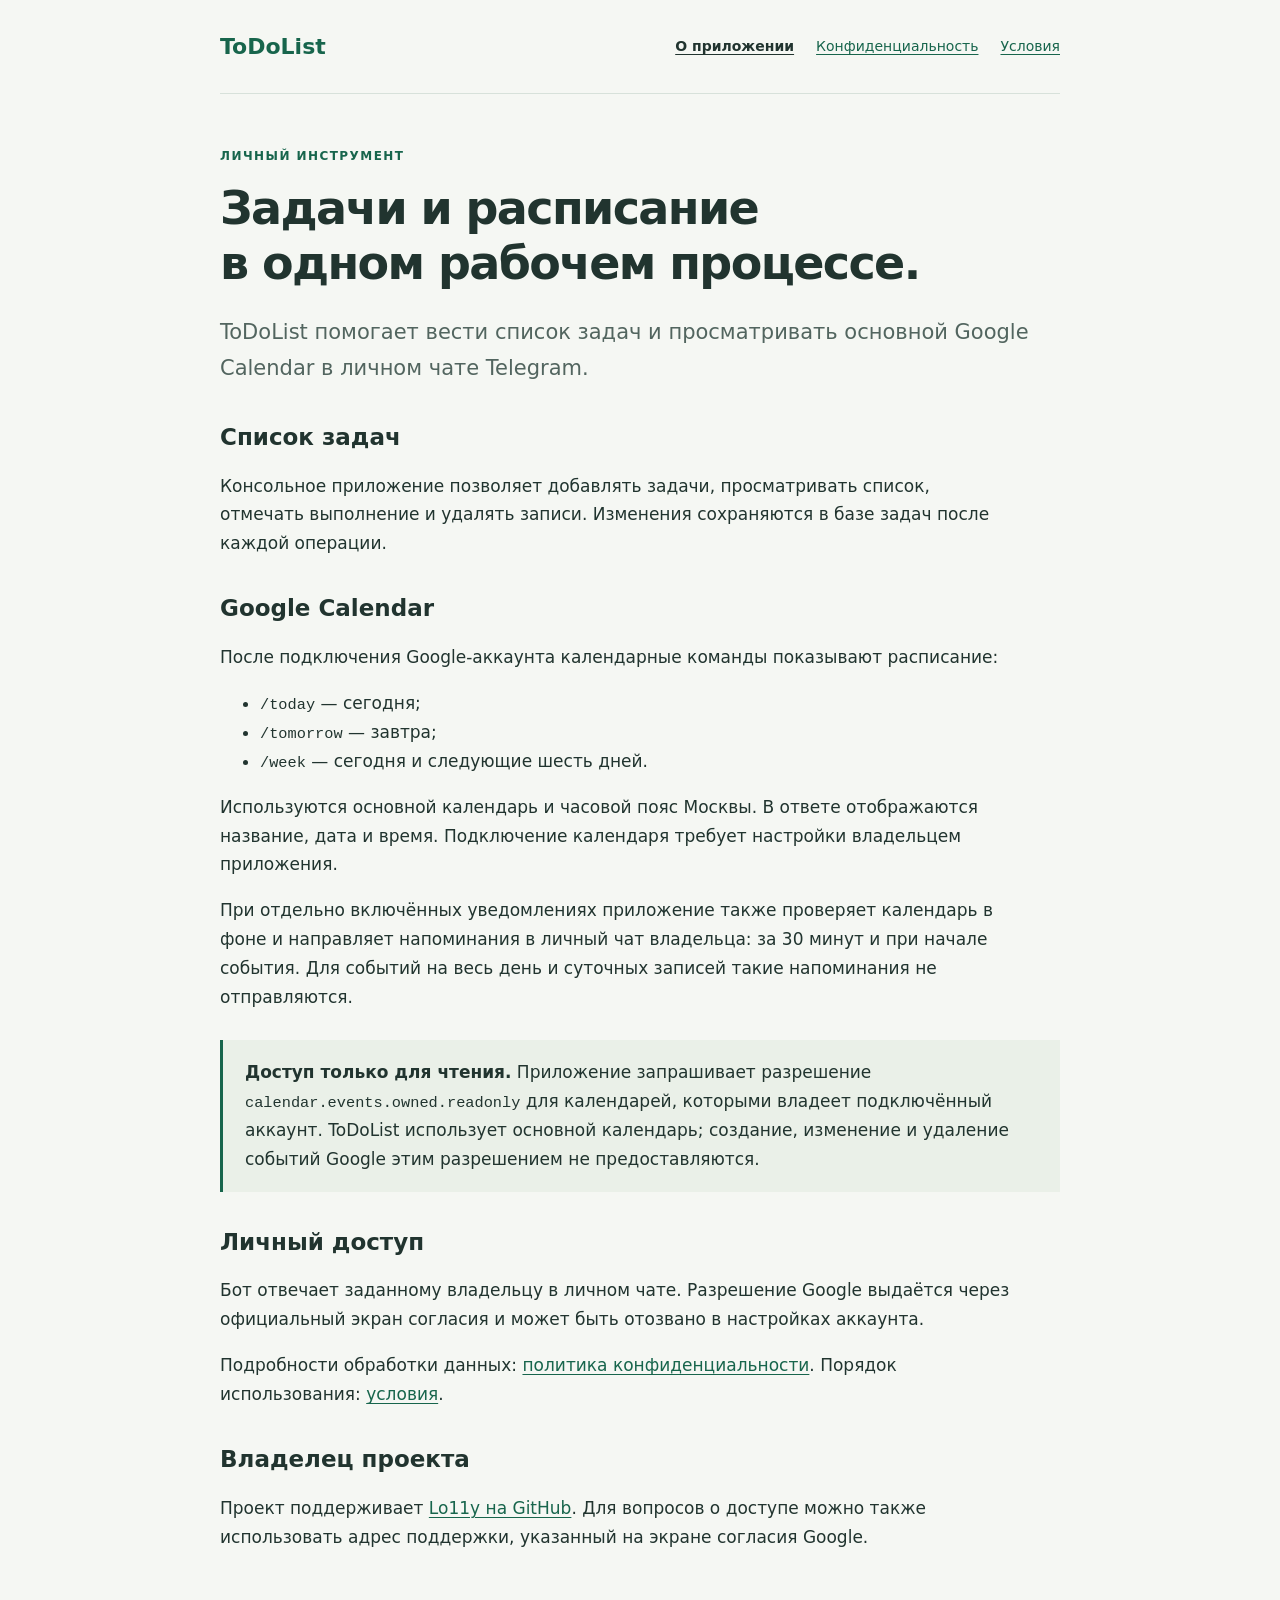
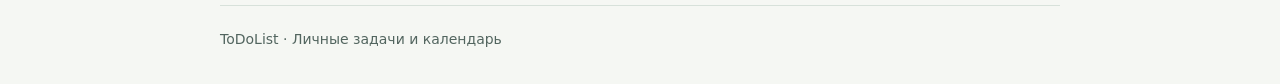
<file: index.html>
<!doctype html>
<html lang="ru">
<head>
  <meta charset="utf-8">
  <meta name="viewport" content="width=device-width, initial-scale=1">
  <meta name="description" content="ToDoList — личный список задач и чтение основного Google Calendar через Telegram.">
  <title>ToDoList — задачи и календарь</title>
  <link rel="stylesheet" href="style.css">
</head>
<body>
  <a class="skip" href="#main">К содержимому</a>
  <header><a class="brand" href="index.html">ToDoList</a><nav aria-label="Страницы"><a href="index.html" aria-current="page">О приложении</a><a href="privacy.html">Конфиденциальность</a><a href="terms.html">Условия</a></nav></header>
  <main id="main">
    <div class="eyebrow">Личный инструмент</div>
    <h1>Задачи и расписание<br>в одном рабочем процессе.</h1>
    <p class="intro">ToDoList помогает вести список задач и просматривать основной Google Calendar в личном чате Telegram.</p>
    <section aria-labelledby="tasks"><h2 id="tasks">Список задач</h2><p>Консольное приложение позволяет добавлять задачи, просматривать список, отмечать выполнение и удалять записи. Изменения сохраняются в базе задач после каждой операции.</p></section>
    <section aria-labelledby="calendar"><h2 id="calendar">Google Calendar</h2><p>После подключения Google-аккаунта календарные команды показывают расписание:</p><ul><li><code>/today</code> — сегодня;</li><li><code>/tomorrow</code> — завтра;</li><li><code>/week</code> — сегодня и следующие шесть дней.</li></ul><p>Используются основной календарь и часовой пояс Москвы. В ответе отображаются название, дата и время. Подключение календаря требует настройки владельцем приложения.</p><p>При отдельно включённых уведомлениях приложение также проверяет календарь в фоне и направляет напоминания в личный чат владельца: за 30 минут и при начале события. Для событий на весь день и суточных записей такие напоминания не отправляются.</p></section>
    <aside class="note"><p><strong>Доступ только для чтения.</strong> Приложение запрашивает разрешение <code>calendar.events.owned.readonly</code> для календарей, которыми владеет подключённый аккаунт. ToDoList использует основной календарь; создание, изменение и удаление событий Google этим разрешением не предоставляются.</p></aside>
    <section aria-labelledby="access"><h2 id="access">Личный доступ</h2><p>Бот отвечает заданному владельцу в личном чате. Разрешение Google выдаётся через официальный экран согласия и может быть отозвано в настройках аккаунта.</p><p>Подробности обработки данных: <a href="privacy.html">политика конфиденциальности</a>. Порядок использования: <a href="terms.html">условия</a>.</p></section>
    <section aria-labelledby="contact"><h2 id="contact">Владелец проекта</h2><p>Проект поддерживает <a href="https://github.com/Lo11y">Lo11y на GitHub</a>. Для вопросов о доступе можно также использовать адрес поддержки, указанный на экране согласия Google.</p></section>
  </main>
  <footer><p>ToDoList · Личные задачи и календарь</p></footer>
</body>
</html>
</file>
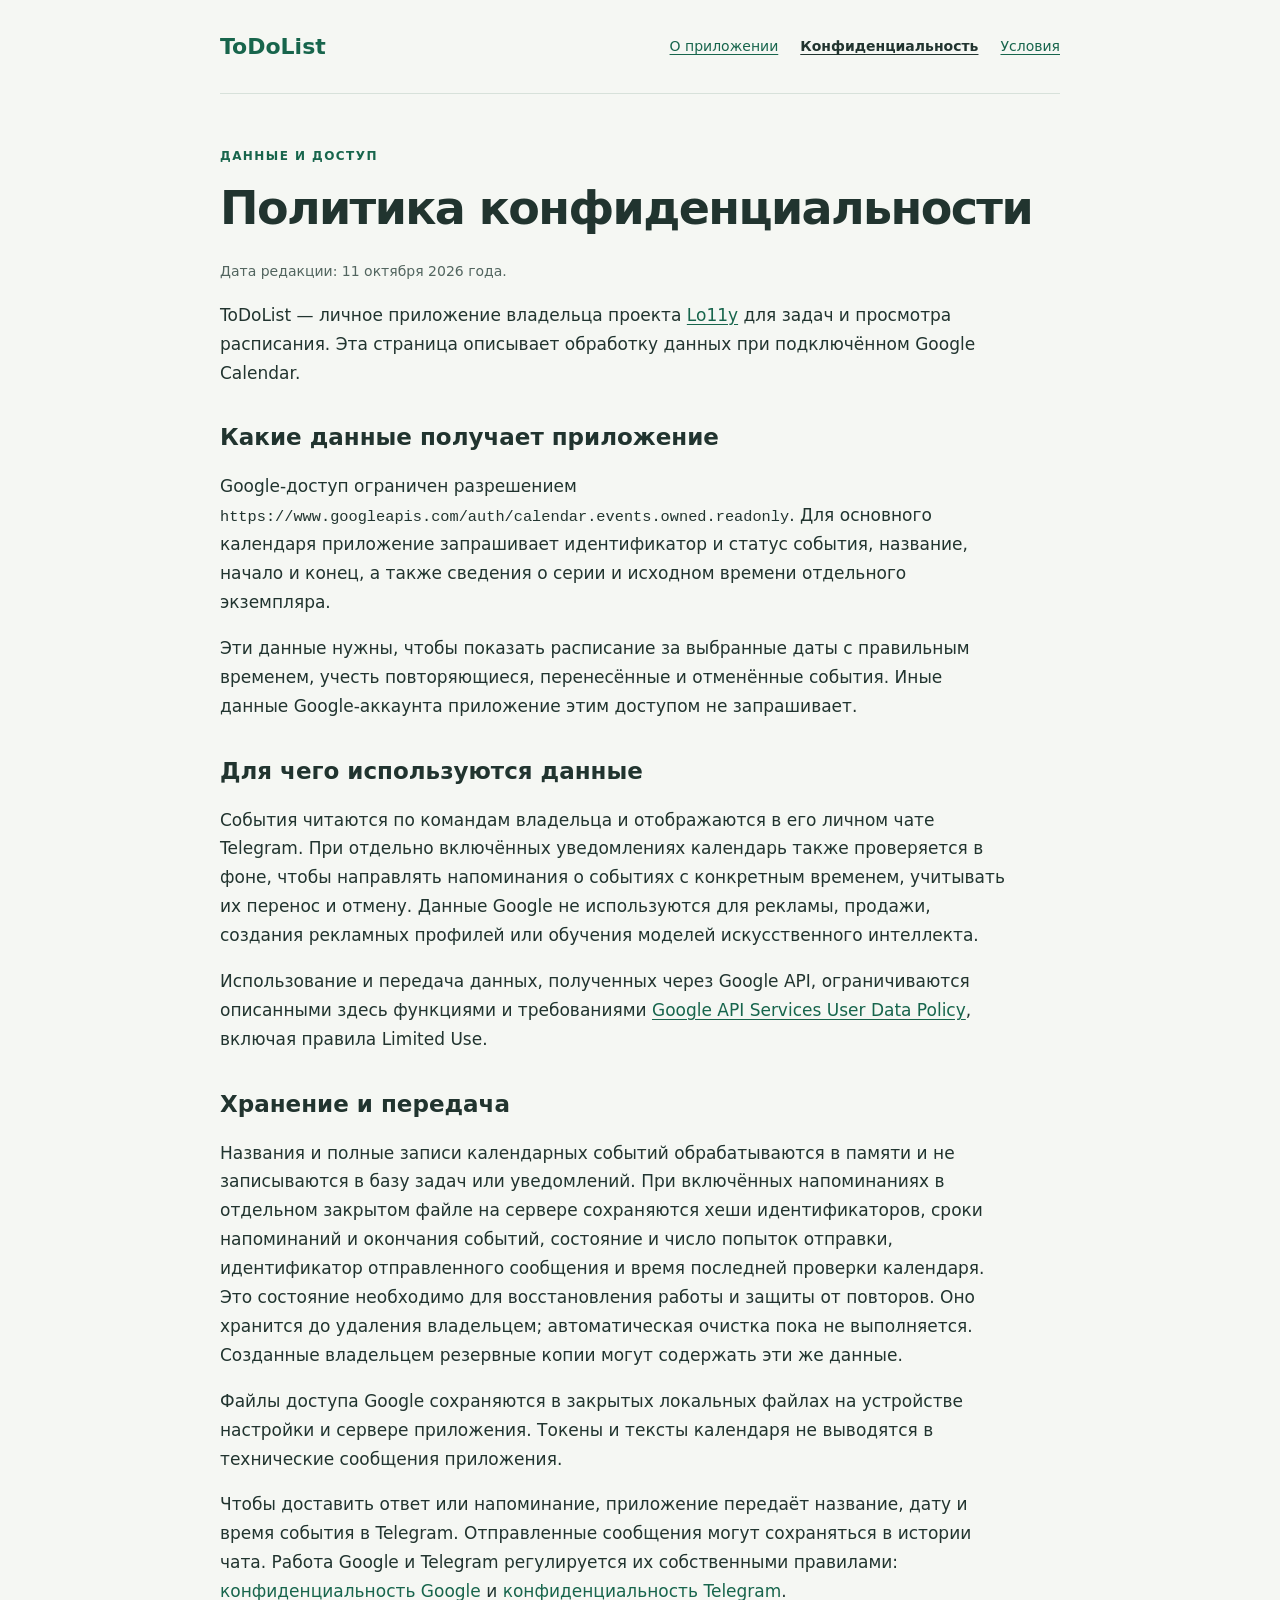
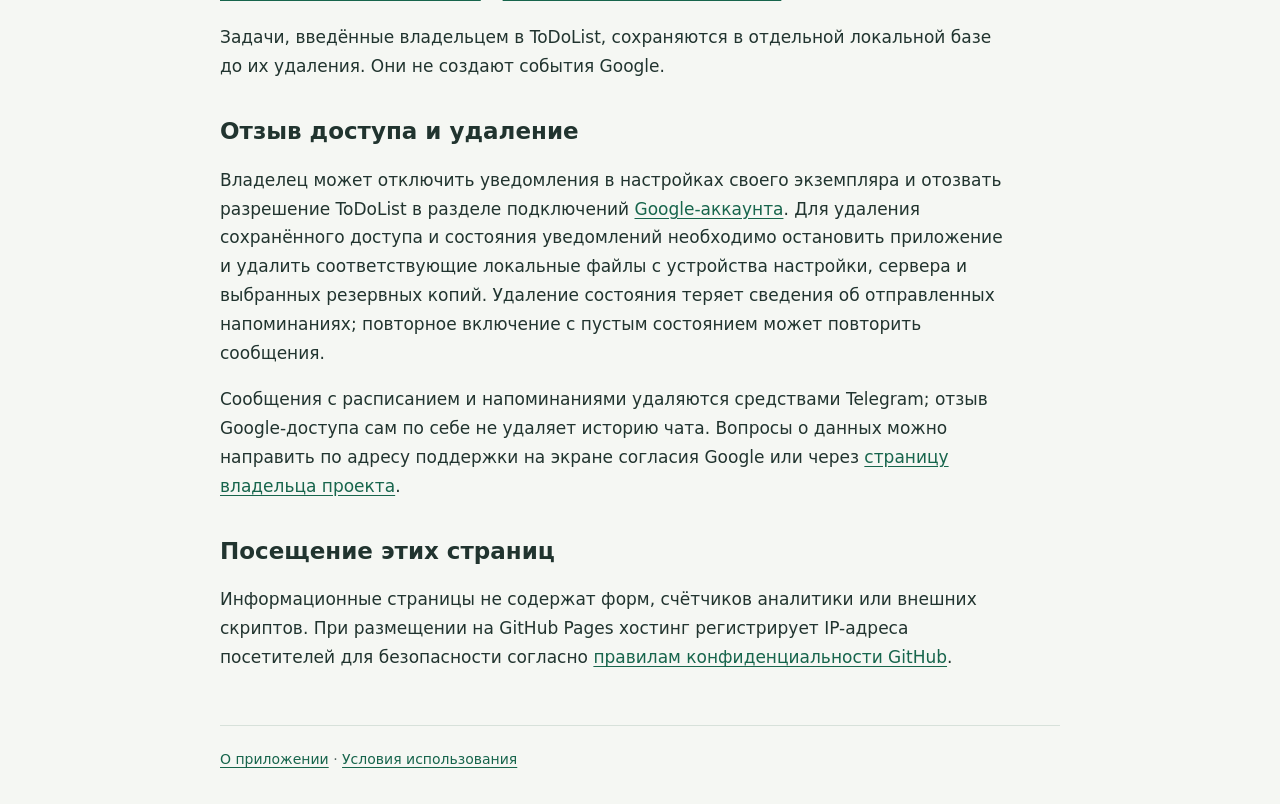
<file: privacy.html>
<!doctype html>
<html lang="ru">
<head>
  <meta charset="utf-8">
  <meta name="viewport" content="width=device-width, initial-scale=1">
  <title>Конфиденциальность — ToDoList</title>
  <link rel="stylesheet" href="style.css">
</head>
<body>
  <a class="skip" href="#main">К содержимому</a>
  <header><a class="brand" href="index.html">ToDoList</a><nav aria-label="Страницы"><a href="index.html">О приложении</a><a href="privacy.html" aria-current="page">Конфиденциальность</a><a href="terms.html">Условия</a></nav></header>
  <main id="main">
    <div class="eyebrow">Данные и доступ</div><h1>Политика конфиденциальности</h1><p class="date">Дата редакции: 11 октября 2026 года.</p>
    <p>ToDoList — личное приложение владельца проекта <a href="https://github.com/Lo11y">Lo11y</a> для задач и просмотра расписания. Эта страница описывает обработку данных при подключённом Google Calendar.</p>
    <h2>Какие данные получает приложение</h2><p>Google-доступ ограничен разрешением <code>https://www.googleapis.com/auth/calendar.events.owned.readonly</code>. Для основного календаря приложение запрашивает идентификатор и статус события, название, начало и конец, а также сведения о серии и исходном времени отдельного экземпляра.</p><p>Эти данные нужны, чтобы показать расписание за выбранные даты с правильным временем, учесть повторяющиеся, перенесённые и отменённые события. Иные данные Google-аккаунта приложение этим доступом не запрашивает.</p>
    <h2>Для чего используются данные</h2><p>События читаются по командам владельца и отображаются в его личном чате Telegram. При отдельно включённых уведомлениях календарь также проверяется в фоне, чтобы направлять напоминания о событиях с конкретным временем, учитывать их перенос и отмену. Данные Google не используются для рекламы, продажи, создания рекламных профилей или обучения моделей искусственного интеллекта.</p><p>Использование и передача данных, полученных через Google API, ограничиваются описанными здесь функциями и требованиями <a href="https://developers.google.com/terms/api-services-user-data-policy">Google API Services User Data Policy</a>, включая правила Limited Use.</p>
    <h2>Хранение и передача</h2><p>Названия и полные записи календарных событий обрабатываются в памяти и не записываются в базу задач или уведомлений. При включённых напоминаниях в отдельном закрытом файле на сервере сохраняются хеши идентификаторов, сроки напоминаний и окончания событий, состояние и число попыток отправки, идентификатор отправленного сообщения и время последней проверки календаря. Это состояние необходимо для восстановления работы и защиты от повторов. Оно хранится до удаления владельцем; автоматическая очистка пока не выполняется. Созданные владельцем резервные копии могут содержать эти же данные.</p><p>Файлы доступа Google сохраняются в закрытых локальных файлах на устройстве настройки и сервере приложения. Токены и тексты календаря не выводятся в технические сообщения приложения.</p><p>Чтобы доставить ответ или напоминание, приложение передаёт название, дату и время события в Telegram. Отправленные сообщения могут сохраняться в истории чата. Работа Google и Telegram регулируется их собственными правилами: <a href="https://policies.google.com/privacy">конфиденциальность Google</a> и <a href="https://telegram.org/privacy">конфиденциальность Telegram</a>.</p><p>Задачи, введённые владельцем в ToDoList, сохраняются в отдельной локальной базе до их удаления. Они не создают события Google.</p>
    <h2>Отзыв доступа и удаление</h2><p>Владелец может отключить уведомления в настройках своего экземпляра и отозвать разрешение ToDoList в разделе подключений <a href="https://myaccount.google.com/connections">Google-аккаунта</a>. Для удаления сохранённого доступа и состояния уведомлений необходимо остановить приложение и удалить соответствующие локальные файлы с устройства настройки, сервера и выбранных резервных копий. Удаление состояния теряет сведения об отправленных напоминаниях; повторное включение с пустым состоянием может повторить сообщения.</p><p>Сообщения с расписанием и напоминаниями удаляются средствами Telegram; отзыв Google-доступа сам по себе не удаляет историю чата. Вопросы о данных можно направить по адресу поддержки на экране согласия Google или через <a href="https://github.com/Lo11y">страницу владельца проекта</a>.</p>
    <h2>Посещение этих страниц</h2><p>Информационные страницы не содержат форм, счётчиков аналитики или внешних скриптов. При размещении на GitHub Pages хостинг регистрирует IP-адреса посетителей для безопасности согласно <a href="https://docs.github.com/en/site-policy/privacy-policies/github-general-privacy-statement">правилам конфиденциальности GitHub</a>.</p>
  </main>
  <footer><p><a href="index.html">О приложении</a> · <a href="terms.html">Условия использования</a></p></footer>
</body>
</html>
</file>
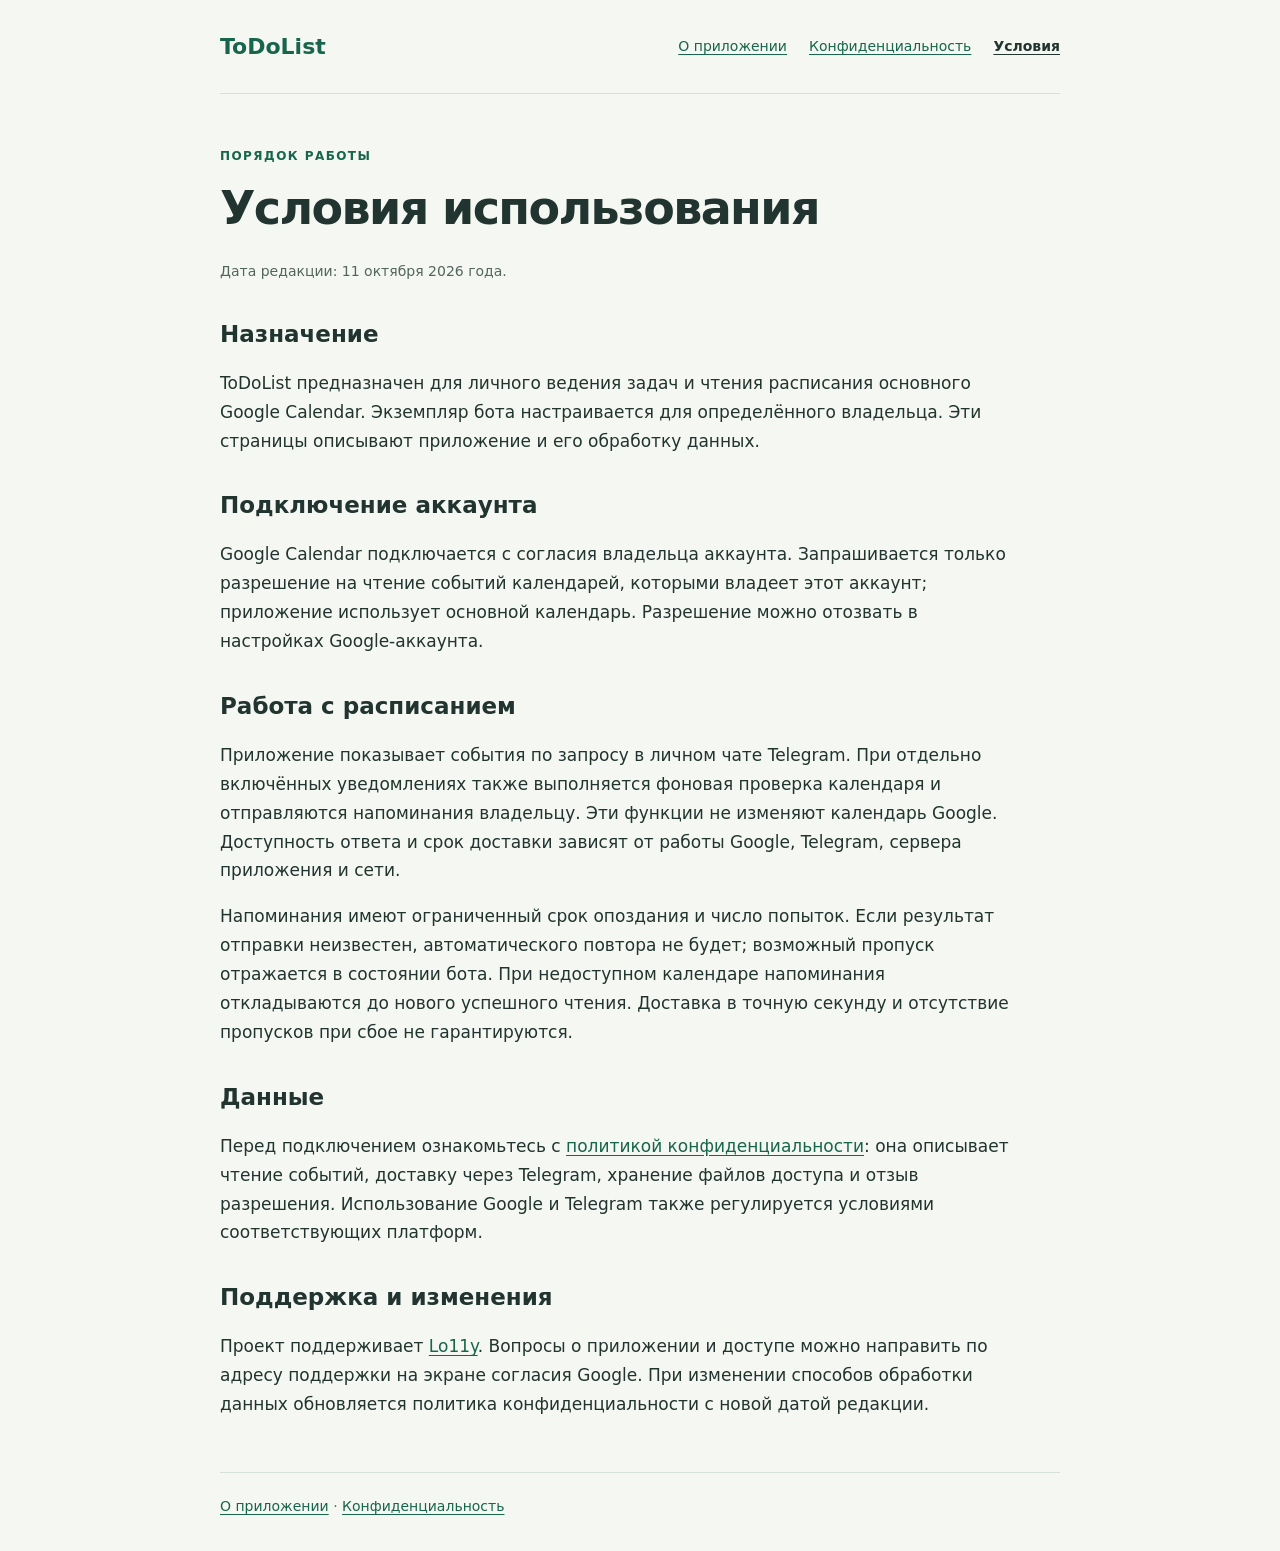
<file: terms.html>
<!doctype html>
<html lang="ru">
<head>
  <meta charset="utf-8">
  <meta name="viewport" content="width=device-width, initial-scale=1">
  <title>Условия — ToDoList</title>
  <link rel="stylesheet" href="style.css">
</head>
<body>
  <a class="skip" href="#main">К содержимому</a>
  <header><a class="brand" href="index.html">ToDoList</a><nav aria-label="Страницы"><a href="index.html">О приложении</a><a href="privacy.html">Конфиденциальность</a><a href="terms.html" aria-current="page">Условия</a></nav></header>
  <main id="main">
    <div class="eyebrow">Порядок работы</div><h1>Условия использования</h1><p class="date">Дата редакции: 11 октября 2026 года.</p>
    <h2>Назначение</h2><p>ToDoList предназначен для личного ведения задач и чтения расписания основного Google Calendar. Экземпляр бота настраивается для определённого владельца. Эти страницы описывают приложение и его обработку данных.</p>
    <h2>Подключение аккаунта</h2><p>Google Calendar подключается с согласия владельца аккаунта. Запрашивается только разрешение на чтение событий календарей, которыми владеет этот аккаунт; приложение использует основной календарь. Разрешение можно отозвать в настройках Google-аккаунта.</p>
    <h2>Работа с расписанием</h2><p>Приложение показывает события по запросу в личном чате Telegram. При отдельно включённых уведомлениях также выполняется фоновая проверка календаря и отправляются напоминания владельцу. Эти функции не изменяют календарь Google. Доступность ответа и срок доставки зависят от работы Google, Telegram, сервера приложения и сети.</p><p>Напоминания имеют ограниченный срок опоздания и число попыток. Если результат отправки неизвестен, автоматического повтора не будет; возможный пропуск отражается в состоянии бота. При недоступном календаре напоминания откладываются до нового успешного чтения. Доставка в точную секунду и отсутствие пропусков при сбое не гарантируются.</p>
    <h2>Данные</h2><p>Перед подключением ознакомьтесь с <a href="privacy.html">политикой конфиденциальности</a>: она описывает чтение событий, доставку через Telegram, хранение файлов доступа и отзыв разрешения. Использование Google и Telegram также регулируется условиями соответствующих платформ.</p>
    <h2>Поддержка и изменения</h2><p>Проект поддерживает <a href="https://github.com/Lo11y">Lo11y</a>. Вопросы о приложении и доступе можно направить по адресу поддержки на экране согласия Google. При изменении способов обработки данных обновляется политика конфиденциальности с новой датой редакции.</p>
  </main>
  <footer><p><a href="index.html">О приложении</a> · <a href="privacy.html">Конфиденциальность</a></p></footer>
</body>
</html>
</file>
<file: style.css>
:root { color-scheme: light; --ink: #21342f; --muted: #52655f; --accent: #17654c; --line: #d7e1da; }
* { box-sizing: border-box; }
body { margin: 0; background: #f5f7f3; color: var(--ink); font: 17px/1.7 system-ui, sans-serif; }
a { color: var(--accent); text-underline-offset: .2em; }
a:hover { text-decoration-thickness: 2px; }
a:focus-visible { outline: 3px solid #9d6400; outline-offset: 5px; }
.skip { position: absolute; top: -100px; left: 16px; background: white; padding: 8px; }
.skip:focus { top: 8px; }
header, main, footer { width: min(840px, calc(100% - 40px)); margin-inline: auto; }
header { display: flex; align-items: center; justify-content: space-between; gap: 24px; padding-block: 28px; border-bottom: 1px solid var(--line); }
.brand { font-size: 22px; font-weight: 700; text-decoration: none; }
nav { display: flex; flex-wrap: wrap; gap: 12px 22px; font-size: 14px; }
nav [aria-current] { color: var(--ink); font-weight: 700; }
main { padding-block: 52px 36px; }
.eyebrow { color: var(--accent); letter-spacing: .12em; text-transform: uppercase; font-size: 12px; font-weight: 700; }
h1 { font-size: clamp(30px, 5vw, 46px); line-height: 1.2; letter-spacing: -.035em; margin: 14px 0 24px; }
h2 { font-size: 23px; line-height: 1.3; margin-top: 36px; }
p, li { max-width: 73ch; }
.intro { font-size: 21px; color: var(--muted); }
.note { padding: 18px 22px; border-left: 3px solid var(--accent); background: #eaf0e8; margin-block: 28px; }
.note p { margin: 0; }
code { font: .9em ui-monospace, monospace; overflow-wrap: anywhere; }
.date, footer { color: var(--muted); font-size: 14px; }
footer { border-top: 1px solid var(--line); padding-block: 22px 32px; }
footer p { margin: 0; }
@media (max-width: 620px) { header { flex-direction: column; align-items: flex-start; gap: 12px; } main { padding-top: 32px; } .intro { font-size: 19px; } }
</file>
